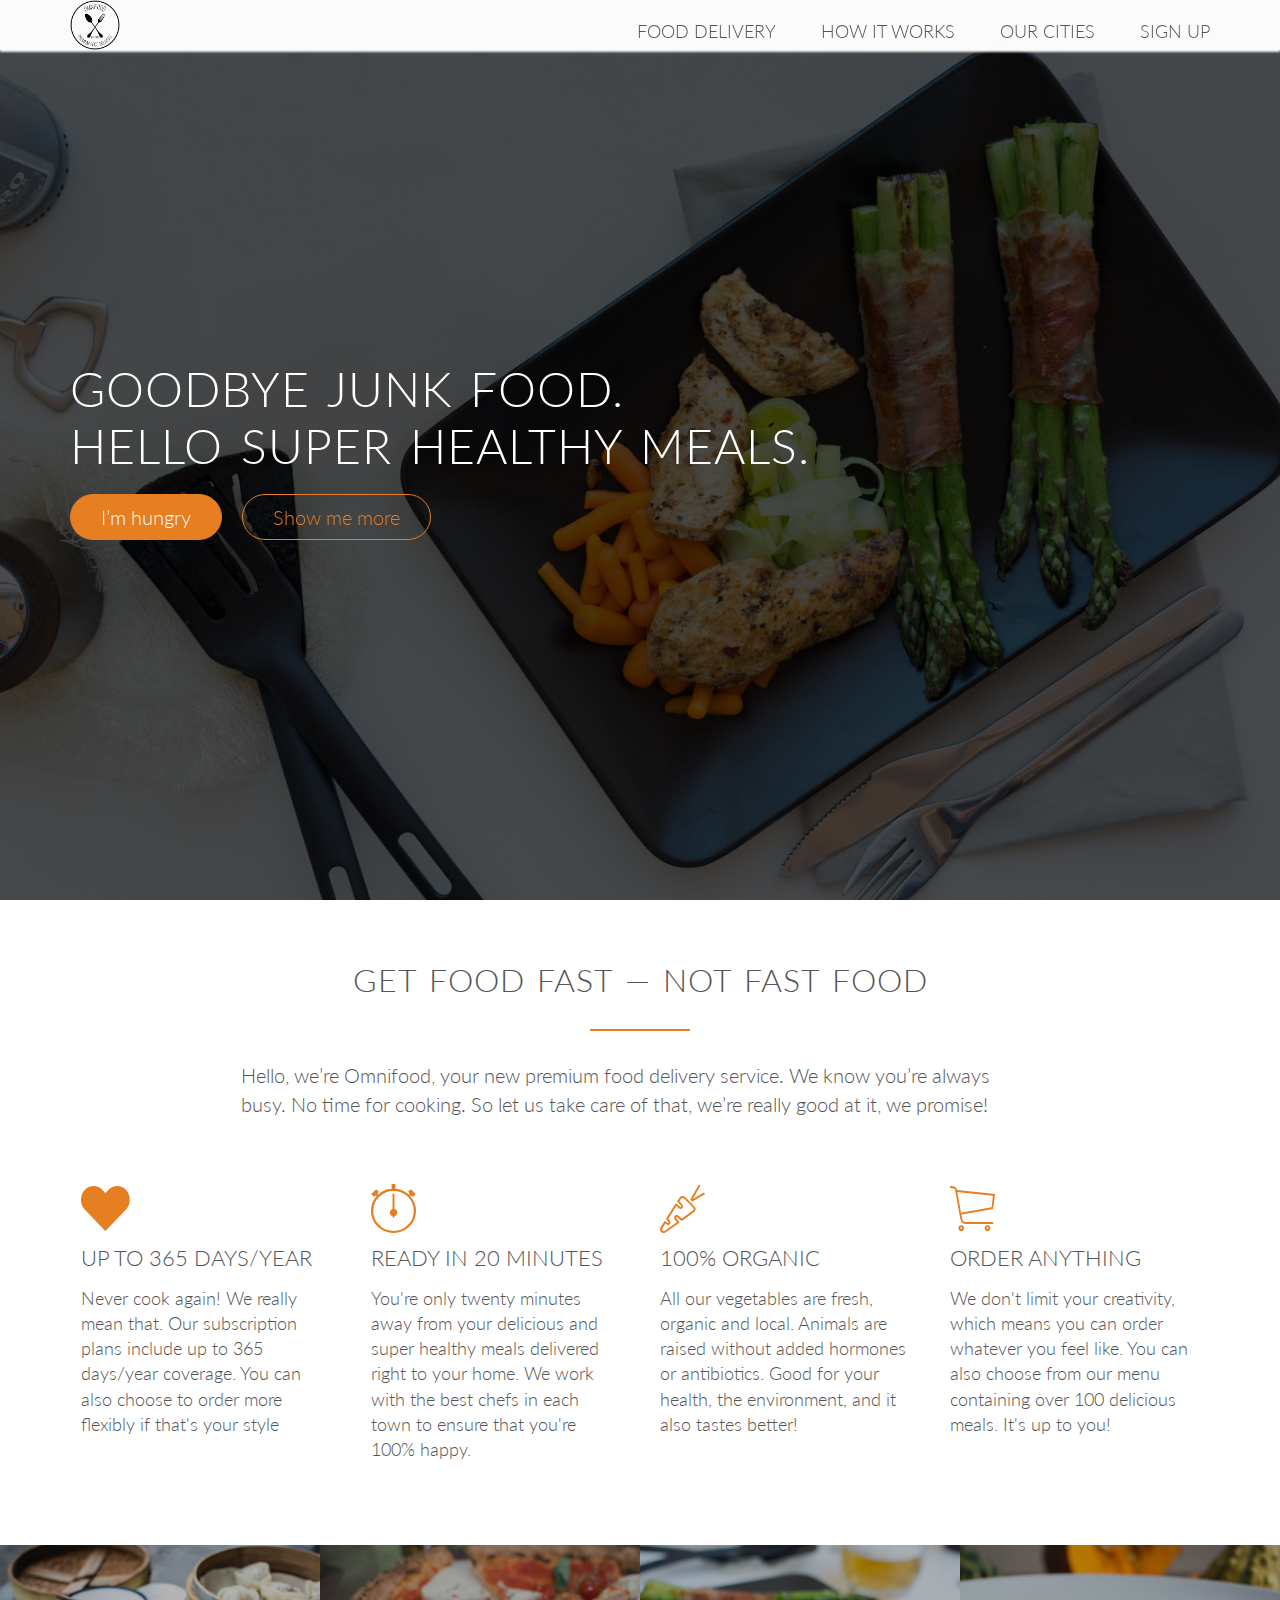
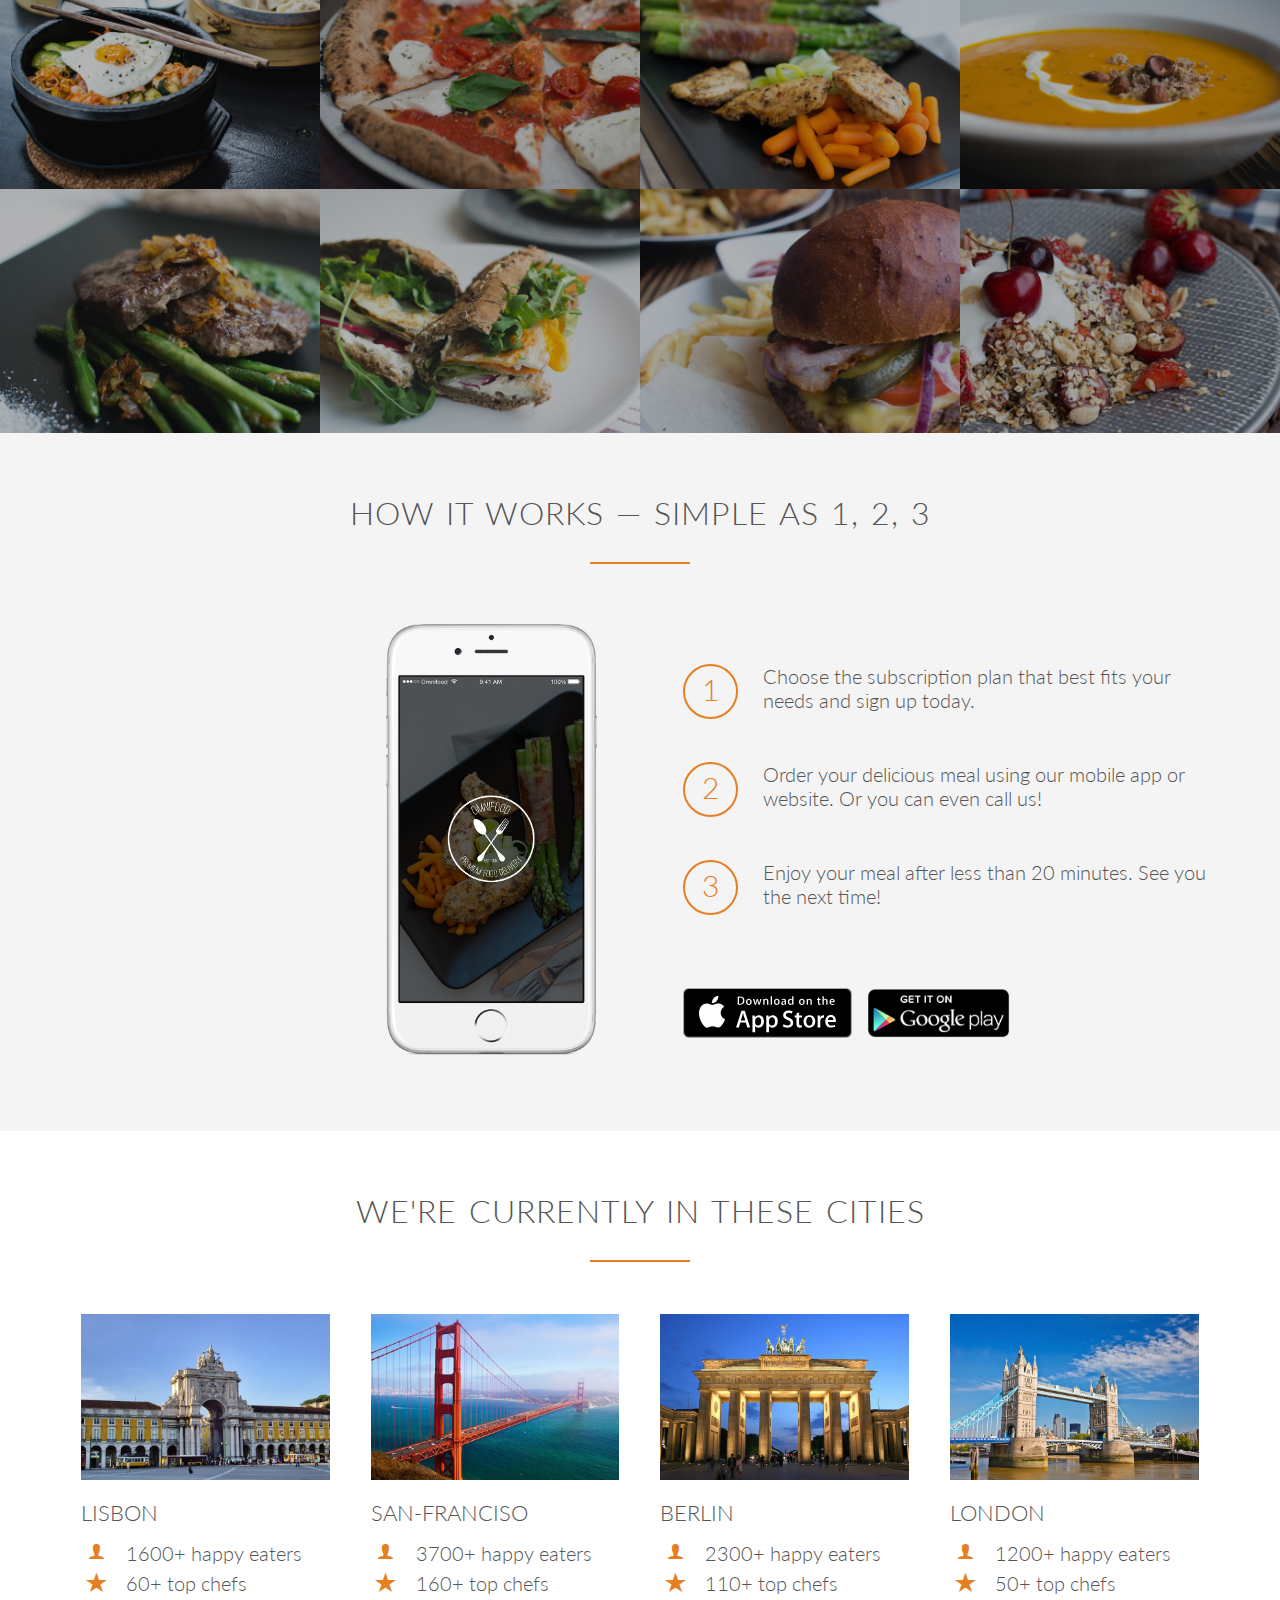
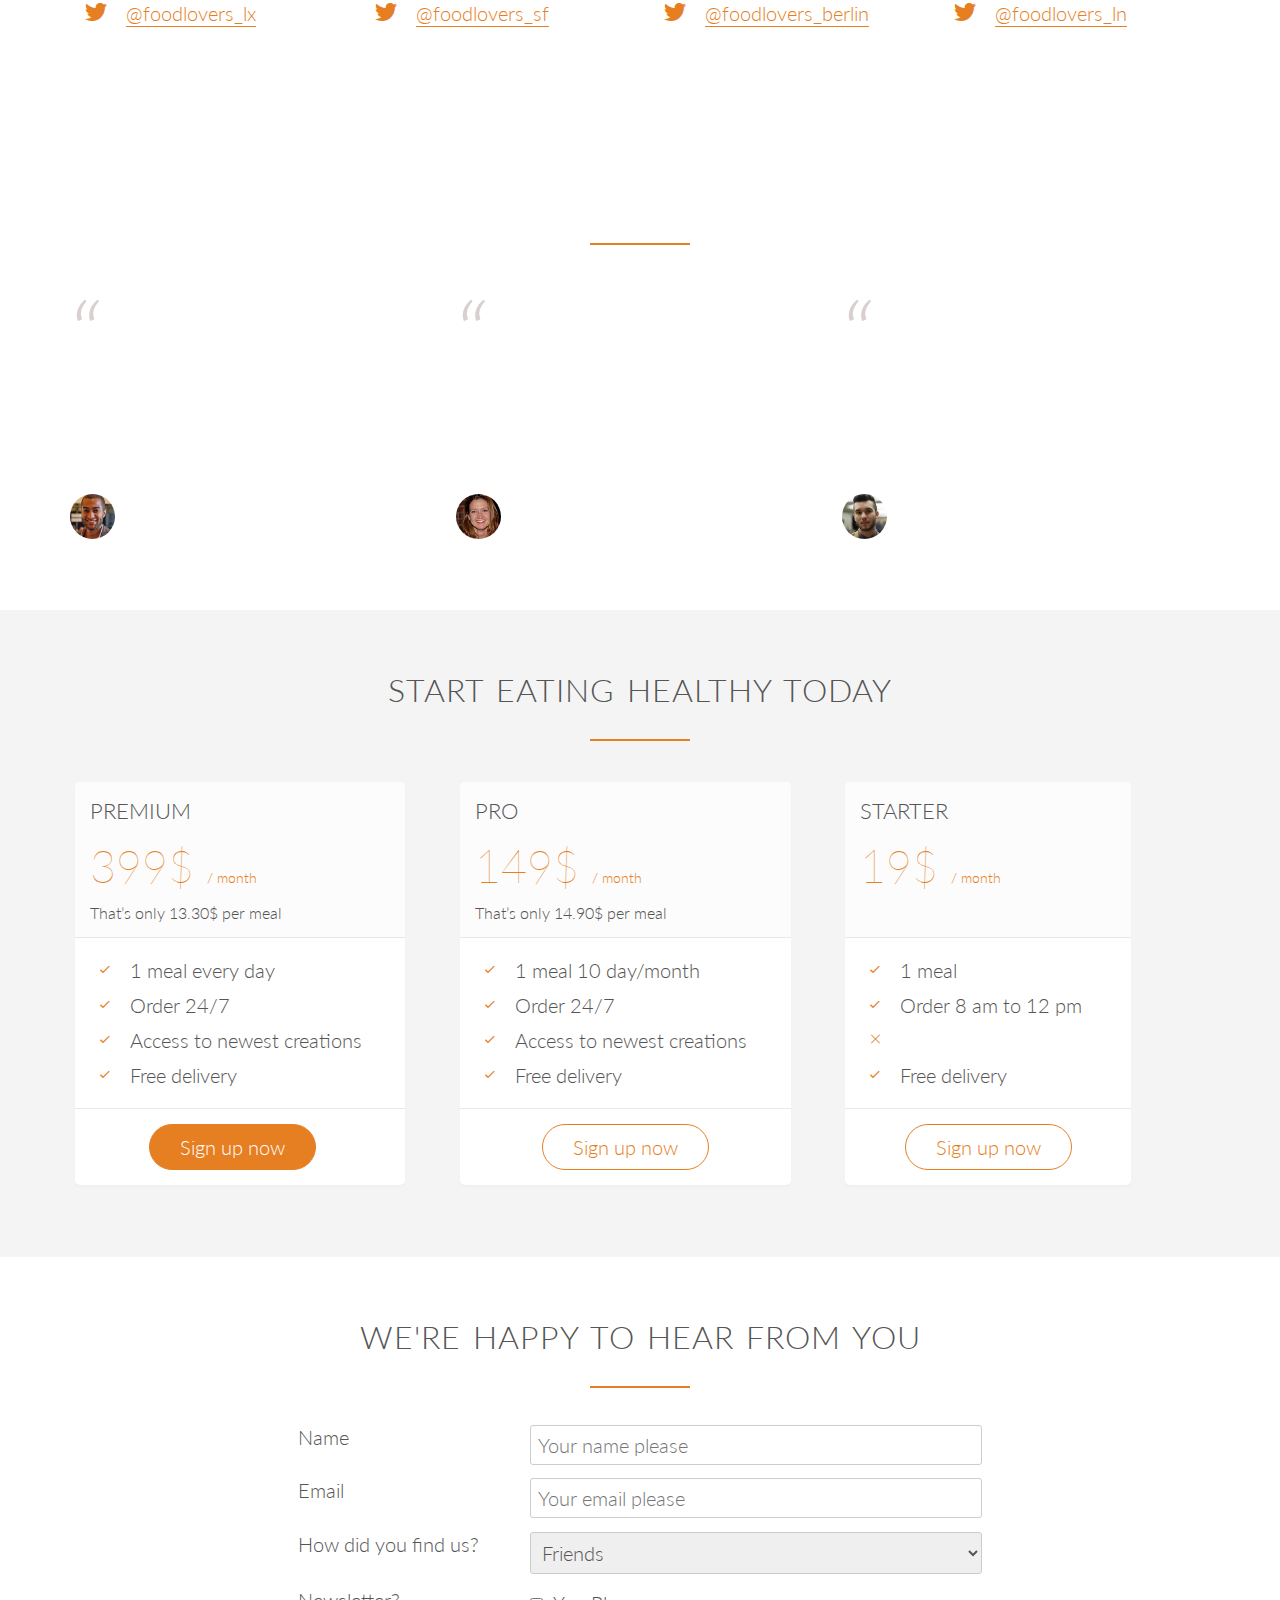
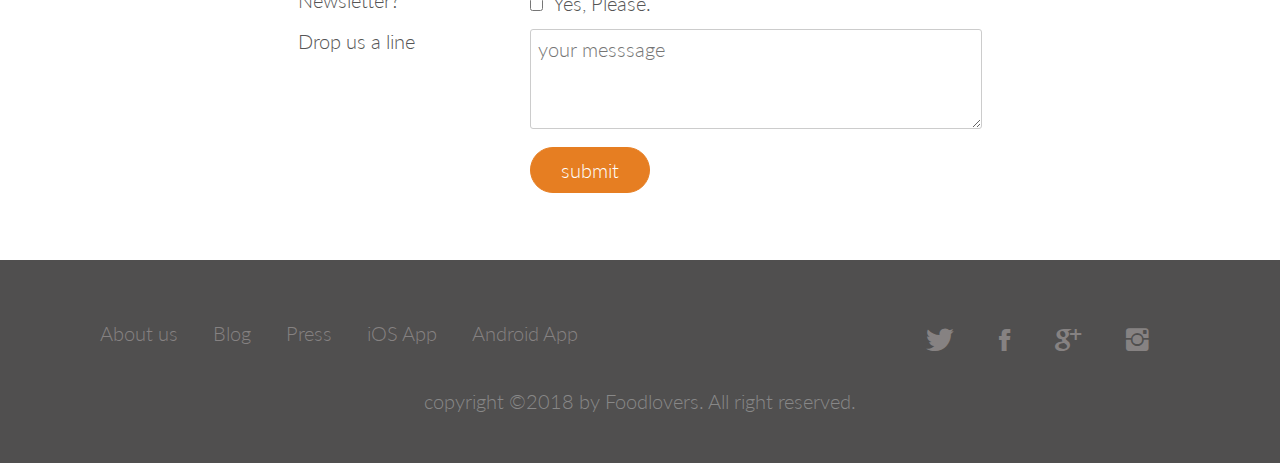
<file: index.html>
<!DOCTYPE html>
<html lang="en">
    <head>
        <meta charset="utf-8">
       <meta name="viewport" content="width=device-width, initial-scale=1.0"> 
        <meta name="description" content="FoodLovers is a premium food delivery service with the mission to bring affordable and healty meals to as many people as possible.">
        
      <link type="text/css" rel="stylesheet" href="vendors/css/normalize.css">  
        <link type="text/css" rel="stylesheet" href="vendors/css/grid.css">   
        <link type="text/css" rel="stylesheet" href="vendors/css/ionicons.min.css">         
      <link type="text/css" rel="stylesheet" href="resources/CSS/style.css">
        <link type="text/css" rel="stylesheet" href="resources/CSS/queries.css">       
      <link type='text/css' href="https://fonts.googleapis.com/css?family=Lato" rel='stylesheet'>
        <title>FoodLovers</title>
    </head>
    <body>
        <header>
            <nav class="sticky">
                <div class="row">
                    <img src="resources/img/logo-white.png" alt="Food Logo" class="logo">
                    <img src="resources/img/logo.png" alt="Food Logo" class="logo-black">
                    <ul class="main-nav">
                        <li><a href="#">Food delivery</a></li>
                        <li><a href="#">How it works</a></li>
                        <li><a href="#">Our cities</a></li>
                        <li><a href="#">Sign up</a></li>
                    </ul>
                </div> 
            </nav>
          <div class="hero-text-box">
                <h1>Goodbye junk food.<br> Hello super healthy meals.</h1>
                <a class="btn btn-full" href="#">I’m hungry </a> 
                <a class="btn btn-ghost" href="#">Show me more </a>           
            </div>
        </header>
        
        <section class="section-features js--section-features">
            <div class="row"> 
                <!-- WE NEED icons here -->
                <h2>Get food fast &mdash; not fast food</h2>
                <p class="long-copy">Hello, we’re Omnifood, your new premium food delivery service. We know you’re always busy. No time for cooking. So let us take care of that, we’re really good at it, we promise!</p>
            </div>
            <div class="row">
                <div class="col span-1-of-4 box">
                    <i class="ion-heart icon-big"></i>
                    <h3>Up to 365 days/year</h3>
                    <p>Never cook again! We really mean that. Our subscription plans include up to 365 days/year coverage. You can also choose to order more flexibly if that's your style</p>
                </div>
                <div class="col span-1-of-4 box">
                    <i class="ion-ios-stopwatch-outline icon-big"></i>
                    <h3>Ready in 20 minutes</h3>
                    <p>You're only twenty minutes away from your delicious and super healthy meals delivered right to your home. We work with the best chefs in each town to ensure that you're 100% happy.</p>
                </div>
                <div class="col span-1-of-4 box">
                    <i class="ion-ios-nutrition-outline icon-big"></i>
                    <h3>100% organic</h3>
                    <p>All our vegetables are fresh, organic and local. Animals are raised without added hormones or antibiotics. Good for your health, the environment, and it also tastes better!</p>
                </div>
                <div class="col span-1-of-4 box">
                    <i class="ion-ios-cart-outline icon-big"></i>
                    <h3>Order anything</h3>
                    <p>We don't limit your creativity, which means you can order whatever you feel like. You can also choose from our menu containing over 100 delicious meals. It's up to you!</p>
                </div>
            </div>
        </section>
        
        <!-- Favorite Meals-->
        <section class="section-meals">
            <ul class="meals-showcase clearfix">
                <li>
                    <figure class="meal-photo">
                        <img src="resources/img/1.jpg" alt="Korean bibimbap with egg and vegetables">                        
                    </figure>
                </li>
                <li>
                    <figure class="meal-photo">
                        <img src="resources/img/2.jpg" alt="Simple italian pizza with cherry tomatoes">                        
                    </figure>
                </li>
                <li>
                    <figure class="meal-photo">
                        <img src="resources/img/3.jpg" alt="Chicken breast steak with vegetables ">                        
                    </figure>
                </li>
                <li>
                    <figure class="meal-photo">
                        <img src="resources/img/4.jpg" alt="Autumn pumpkin soup">                        
                    </figure>
                </li>
            </ul>
            <ul class="meals-showcase clearfix">
                <li>
                    <figure class="meal-photo">
                        <img src="resources/img/5.jpg" alt="Paleo beef steak with vegetables">                        
                    </figure>
                </li>
                   <li>
                    <figure class="meal-photo">
                        <img src="resources/img/6.jpg" alt="Healthy baguette with egg and vegetables">                        
                    </figure>
                </li>
                <li>
                    <figure class="meal-photo">
                        <img src="resources/img/7.jpg" alt="Burger with cheddar and bacon">                        
                    </figure>
                </li>
                <li>
                    <figure class="meal-photo">
                        <img src="resources/img/8.jpg" alt="Granola with cherries and strawberries ">                        
                    </figure>
                </li> 
            </ul>
        </section>
        <section class="section-steps">
            <div class="row">
               <h2>How it works &mdash; Simple as 1, 2, 3</h2> 
            </div>
            <div class="row">
                <div class="col span-1-of-2 steps-box">
                    <img src="resources/img/app-iPhone.png" alt="foodlovers app on iphone" class="app-screen">
                </div>
                
                <div class="col span-1-of-2 steps-box ">
                    <div class="works-step">
                        <div>1</div>
                        <p>Choose the subscription plan that best fits your needs and sign up today.</p>
                    </div>
                    <div class="works-step">
                        <div>2</div>
                        <p>Order your delicious meal using our mobile app or website. Or you can even call us!</p>
                    </div>
                    <div class="works-step">
                        <div>3</div>
                        <p>Enjoy your meal after less than 20 minutes. See you the next time!</p>
                    </div>
                    
                    <a href="#" class="button-app"><img src="resources/img/download-app.svg" alt="app store button"></a> 
                    <a href="#" class="button-app"><img src="resources/img/download-app-android.png" alt="app store button"></a>
                </div>
            </div>        
        </section>
        
        
        <section class="section-cities">
            <div class="row">
               <h2>We're currently in these cities</h2> 
            </div> 
            
            <div class="row">
                <div class="col span-1-of-4 box">
                    <img src="resources/img/lisbon-3.jpg" alt="lisbon">
                        
                    <h3>Lisbon</h3>
                    <div class="city-features">
                        <i class="ion-ios-person small-icon"></i>
                        1600+ happy eaters
                    </div>
                    <div class="city-features">
                        <i class="ion-ios-star small-icon"></i>
                        60+ top chefs
                    </div>
                    <div class="city-features">
                        <i class="ion-social-twitter small-icon"></i>
                        <a href="#">@foodlovers_lx</a>
                    </div>
                </div>
                
                <div class="col span-1-of-4 box">
                    <img src="resources/img/san-francisco.jpg" alt="san-francisco">
                     
                    <h3>San-Franciso</h3>
                    <div class="city-features">
                        <i class="ion-ios-person small-icon"></i>
                        3700+ happy eaters
                    </div>
                    <div class="city-features">
                        <i class="ion-ios-star small-icon"></i>
                        160+ top chefs
                    </div>
                    <div class="city-features">
                        <i class="ion-social-twitter small-icon"></i>
                        <a href="#">@foodlovers_sf</a>
                    </div>
                </div>

                <div class="col span-1-of-4 box">
                    <img src="resources/img/berlin.jpg" alt="berlin">
                        
                    <h3>Berlin</h3>
                    <div class="city-features">
                        <i class="ion-ios-person small-icon"></i>
                        2300+ happy eaters
                    </div>
                    <div class="city-features">
                        <i class="ion-ios-star small-icon"></i>
                        110+ top chefs
                    </div>
                    <div class="city-features">
                        <i class="ion-social-twitter small-icon"></i>
                        <a href="#">@foodlovers_berlin</a>
                    </div>
                </div>
                
                <div class="col span-1-of-4 box">
                    <img src="resources/img/london.jpg" alt="London">
                        
                    <h3>London</h3>
                    <div class="city-features">
                        <i class="ion-ios-person small-icon"></i>
                        1200+ happy eaters
                    </div>
                    <div class="city-features">
                        <i class="ion-ios-star small-icon"></i>
                        50+ top chefs
                    </div>
                    <div class="city-features">
                        <i class="ion-social-twitter small-icon"></i>
                        <a href="#">@foodlovers_ln</a>
                    </div>
                </div>
            </div>
        </section>
        
        <section class="section-testimonials">
            <div class="row">
                <h2>Our customers can't live without us</h2>
            </div>
            
            <div class="row">
                <div class="col span-1-of-3">
                   
                    <blockquote>foodlovers is just awesome! I just launched a startup which leaves me with no time for cooking, so Omnifood is a life-saver. Now that I got used to it, I couldn't live without my daily meals!</blockquote>                    
                    <cite><img src="resources/img/customer-1.jpg" alt="Silva" class="small-images">Alberto Duncan</cite>
                </div>
                <div class="col span-1-of-3">
                   
                    <blockquote>Inexpensive, healthy and great-tasting meals, delivered right to my home. We have lots of food delivery here in Lisbon, but no one comes even close to Omifood. Me and my family are so in love!</blockquote>                    
                    <cite><img src="resources/img/customer-2.jpg" alt="Silva" class="small-images">Joana Silva</cite>
                </div>
                <div class="col span-1-of-3">
                   
                    <blockquote>I was looking for a quick and easy food delivery service in San Franciso. I tried a lot of them and ended up with Omnifood. Best food delivery service in the Bay Area. Keep up the great work!</blockquote>                    
                    <cite><img src="resources/img/customer-3.jpg" alt="Silva" class="small-images">Milton Chapman</cite>
                </div>
            </div>
        </section>
        
        <section class="section-plans">
            <div class="row">
                <h2>Start eating healthy today</h2>
            </div>
            
            <div class="row">
                <div class="col span-1-0f-3">
                    <div class="plan-box">
                        <div>
                            <h3>Premium</h3>
                            <p class="plan-price">399$ <span>/ month</span></p>
                            <p class="plan-price-meal">That’s only 13.30$ per meal</p>
                        </div>
                    
                         <div>
                             <ul>
                                <li><i class="ion-ios-checkmark-empty small-icon"></i>1 meal every day</li>
                                <li><i class="ion-ios-checkmark-empty small-icon"></i>Order 24/7</li>
                                <li><i class="ion-ios-checkmark-empty small-icon"></i>Access to newest creations</li>
                                <li><i class="ion-ios-checkmark-empty small-icon"></i>Free delivery</li>
                            </ul>
                        </div>
                        
                         <div>
                            <a href="#" class="btn btn-full">Sign up now</a>
                        </div>
                    </div>
                 </div>
                <div class="col span-1-0f-3">
                    <div class="plan-box">
                        <div>
                            <h3>Pro</h3>
                            <p class="plan-price">149$ <span>/ month</span></p>
                            <p class="plan-price-meal">That’s only 14.90$ per meal</p>
                        </div>
                    
                         <div>
                             <ul>
                                <li><i class="ion-ios-checkmark-empty small-icon"></i>1 meal 10 day/month</li>
                                <li><i class="ion-ios-checkmark-empty small-icon"></i>Order 24/7</li>
                                <li><i class="ion-ios-checkmark-empty small-icon"></i>Access to newest creations</li>
                                <li><i class="ion-ios-checkmark-empty small-icon"></i>Free delivery</li>
                            </ul>
                        </div>
                        
                         <div>
                            <a href="#" class="btn btn-ghost">Sign up now</a>
                        </div>
                    </div>
                 </div>
                <div class="col span-1-0f-3">
                    <div class="plan-box">
                        <div>
                            <h3>Starter</h3>
                            <p class="plan-price">19$ <span>/ month</span></p>
                            <p class="plan-price-meal">&nbsp;</p>
                        </div>
                    
                         <div>
                             <ul>
                                <li><i class="ion-ios-checkmark-empty small-icon"></i>1 meal</li>
                                <li><i class="ion-ios-checkmark-empty small-icon"></i>Order 8 am to 12 pm</li>
                                <li><i class="ion-ios-close-empty small-icon"></i></li>
                                <li><i class="ion-ios-checkmark-empty small-icon"></i>Free delivery</li>
                            </ul>
                        </div>
                        
                         <div>
                            <a href="#" class="btn btn-ghost">Sign up now</a>
                        </div>
                    </div>
                 </div>
            </div>
        </section>
        
        <section class="section-contact">
            <div class="row">
                <h2>We're happy to hear from you</h2>
            </div>
            
            <div class="row">
            <form method="post" action="#" class="contact-form">
                <div class="row">
                    <div class="col span-1-of-3">
                          <label>Name</label>
                    </div>                    
                    <div class="col span-2-of-3">
                        <input type="text" name="name" id="name" placeholder="Your name please" required/>
                       
                    </div>
                </div>
                
                <div class="row">
                    <div class="col span-1-of-3">
                          <label>Email</label>
                    </div>                    
                    <div class="col span-2-of-3">
                        <input type="text" name="email" id="email" placeholder="Your email please" required/>
                    </div>
                </div>
                
                <div class="row">
                    <div class="col span-1-of-3">
                           <label>How did you find us?</label>
                    </div>                    
                    <div class="col span-2-of-3">
                        <select name="find-us" id="find-us">
                            <option value="friends">Friends</option>
                            <option value="family">Family</option>
                            <option value="Search engine">Search Engine</option>
                            <option value="Ad">Advertisement</option>
                            <option value="others">others</option>              
                       </select>
                    </div>
                </div>
               
               <div class="row">
                    <div class="col span-1-of-3">
                          <label>Newsletter?</label>
                    </div>                    
                    <div class="col span-2-of-3">
                        <input type="checkbox" name="news" id="news">Yes, Please.
                   </div>
             </div>
                
            <div class="row">
                    <div class="col span-1-of-3">
                          <label>Drop us a line</label>
                    </div>                    
                    <div class="col span-2-of-3">
                        <textarea name="message" placeholder="your messsage"></textarea>
                   </div>
             </div>
                
            <div class="row">
                    <div class="col span-1-of-3">
                          <label>&nbsp;</label>
                    </div>                    
                    <div class="col span-2-of-3">
                        <input type="submit" value="submit">
                   </div>
             </div>
           
            </form>
            </div>
        </section>
        
        
        <footer>
            <div class="row">
                <div class="col span 1-of-2">
                    <ul class="footer-nav">
                        <li><a href="#">About us</a></li>
                        <li><a href="#">Blog</a></li>
                        <li><a href="#">Press</a></li>
                        <li><a href="#">iOS App</a></li>
                        <li><a href="#">Android App</a></li>
                    </ul>
                </div>
                
                <div class="col span 1-of-2">
                    <ul class="social-icons">
                        <li><a href="#"><i class="ion-social-twitter"></i></a></li>
                        <li><a href="#"><i class="ion-social-facebook"></i></a></li>
                        <li><a href="#"><i class="ion-social-googleplus"></i></a></li>
                        <li><a href="#"><i class="ion-social-instagram"></i></a></li>
                    </ul>
                </div>
            </div>
            <div class="row">
                <p>
                    copyright &copy;2018 by Foodlovers. All right reserved.
                </p>
            </div>
        
        </footer>
  
 </body>
</html>
</file>
<file: vendors/css/grid.css>
/*  SECTIONS  ============================================================================= */

.section {
	clear: both;
	padding: 0px;
	margin: 0px;
}

/*  GROUPING  ============================================================================= */

.row {
    zoom: 1; /* For IE 6/7 (trigger hasLayout) */
}

.row:before,
.row:after {
    content:"";
    display:table;
}
.row:after {
    clear:both;
}

/*  GRID COLUMN SETUP   ==================================================================== */

.col {
	display: block;
	float:left;
	margin: 1% 0 1% 1.6%;
}

.col:first-child { margin-left: 0; } /* all browsers except IE6 and lower */


/*  REMOVE MARGINS AS ALL GO FULL WIDTH AT 480 PIXELS */

@media only screen and (max-width: 480px) {
	.col { 
		/*margin: 1% 0 1% 0%;*/
        margin: 0;
	}
}


/*  GRID OF TWO   ============================================================================= */


.span-2-of-2 {
	width: 100%;
}

.span-1-of-2 {
	width: 49.2%;
}

/*  GO FULL WIDTH AT LESS THAN 480 PIXELS */

@media only screen and (max-width: 480px) {
	.span-2-of-2 {
		width: 100%; 
	}
	.span-1-of-2 {
		width: 100%; 
	}
}


/*  GRID OF THREE   ============================================================================= */

	
.span-3-of-3 {
	width: 100%; 
}

.span-2-of-3 {
	width: 66.13%; 
}

.span-1-of-3 {
	width: 32.26%; 
}


/*  GO FULL WIDTH AT LESS THAN 480 PIXELS */

@media only screen and (max-width: 480px) {
	.span-3-of-3 {
		width: 100%; 
	}
	.span-2-of-3 {
		width: 100%; 
	}
	.span-1-of-3 {
		width: 100%;
	}
}

/*  GRID OF FOUR   ============================================================================= */

	
.span-4-of-4 {
	width: 100%; 
}

.span-3-of-4 {
	width: 74.6%; 
}

.span-2-of-4 {
	width: 49.2%; 
}

.span-1-of-4 {
	width: 23.8%; 
}


/*  GO FULL WIDTH AT LESS THAN 480 PIXELS */

@media only screen and (max-width: 480px) {
	.span-4-of-4 {
		width: 100%; 
	}
	.span-3-of-4 {
		width: 100%; 
	}
	.span-2-of-4 {
		width: 100%; 
	}
	.span-1-of-4 {
		width: 100%; 
	}
}


/*  GRID OF FIVE   ============================================================================= */

	
.span-5-of-5 {
	width: 100%;
}

.span-4-of-5 {
  	width: 79.68%; 
}

.span-3-of-5 {
  	width: 59.36%; 
}

.span-2-of-5 {
  	width: 39.04%;
}

.span-1-of-5 {
  	width: 18.72%;
}


/*  GO FULL WIDTH AT LESS THAN 480 PIXELS */

@media only screen and (max-width: 480px) {
	.span-5-of-5 {
		width: 100%; 
	}
	.span-4-of-5 {
		width: 100%; 
	}
	.span-3-of-5 {
		width: 100%; 
	}
	.span-2-of-5 {
		width: 100%; 
	}
	.span-1-of-5 {
		width: 100%; 
	}
}


/*  GRID OF SIX   ============================================================================= */


.span-6-of-6 {
	width: 100%;
}

.span-5-of-6 {
  	width: 83.06%;
}

.span-4-of-6 {
  	width: 66.13%;
}

.span-3-of-6 {
  	width: 49.2%;
}

.span-2-of-6 {
  	width: 32.26%;
}

.span-1-of-6 {
  	width: 15.33%;
}


/*  GO FULL WIDTH AT LESS THAN 480 PIXELS */

@media only screen and (max-width: 480px) {
	.span-6-of-6 {
		width: 100%; 
	}
	.span-5-of-6 {
		width: 100%; 
	}
	.span-4-of-6 {
		width: 100%; 
	}
	.span-3-of-6 {
		width: 100%; 
	}
	.span-2-of-6 {
		width: 100%; 
	}
	.span-1-of-6 {
		width: 100%; 
	}
}



/*  GRID OF SEVEN   ============================================================================= */


.span-7-of-7 {
	width: 100%;
}

.span-6-of-7 {
	width: 85.48%;
}

.span-5-of-7 {
  	width: 70.97%;
}

.span-4-of-7 {
  	width: 56.45%;
}

.span-3-of-7 {
  	width: 41.94%;
}

.span-2-of-7 {
  	width: 27.42%;
}

.span-1-of-7 {
  	width: 12.91%;
}


/*  GO FULL WIDTH AT LESS THAN 480 PIXELS */

@media only screen and (max-width: 480px) {
	.span-7-of-7 {
		width: 100%; 
	}
	.span-6-of-7 {
		width: 100%; 
	}
	.span-5-of-7 {
		width: 100%; 
	}
	.span-4-of-7 {
		width: 100%; 
	}
	.span-3-of-7 {
		width: 100%; 
	}
	.span-2-of-7 {
		width: 100%; 
	}
	.span-1-of-7 {
		width: 100%; 
	}
}


/*  GRID OF EIGHT   ============================================================================= */

	
.span-8-of-8 {
	width: 100%;
}

.span-7-of-8 {
	width: 87.3%; 
}

.span-6-of-8 {
	width: 74.6%; 
}

.span-5-of-8 {
	width: 61.9%; 
}

.span-4-of-8 {
	width: 49.2%; 
}

.span-3-of-8 {
	width: 36.5%;
}

.span-2-of-8 {
	width: 23.8%; 
}

.span-1-of-8 {
	width: 11.1%; 
}


/*  GO FULL WIDTH AT LESS THAN 480 PIXELS */

@media only screen and (max-width: 480px) {
	.span-8-of-8 {
		width: 100%; 
	}
	.span-7-of-8 {
		width: 100%; 
	}
	.span-6-of-8 {
		width: 100%; 
	}
	.span-5-of-8 {
		width: 100%; 
	}
	.span-4-of-8 {
		width: 100%; 
	}
	.span-3-of-8 {
		width: 100%; 
	}
	.span-2-of-8 {
		width: 100%; 
	}
	.span-1-of-8 {
		width: 100%; 
	}
}


/*  GRID OF NINE   ============================================================================= */


.span-9-of-9 {
	width: 100%;
}

.span-8-of-9 {
	width: 88.71%;
}

.span-7-of-9 {
	width: 77.42%; 
}

.span-6-of-9 {
	width: 66.13%; 
}

.span-5-of-9 {
	width: 54.84%; 
}

.span-4-of-9 {
	width: 43.55%; 
}

.span-3-of-9 {
	width: 32.26%;
}

.span-2-of-9 {
	width: 20.97%; 
}

.span-1-of-9 {
	width: 9.68%; 
}


/*  GO FULL WIDTH AT LESS THAN 480 PIXELS */

@media only screen and (max-width: 480px) {
	.span-9-of-9 {
		width: 100%; 
	}
	.span-8-of-9 {
		width: 100%; 
	}
	.span-7-of-9 {
		width: 100%; 
	}
	.span-6-of-9 {
		width: 100%; 
	}
	.span-5-of-9 {
		width: 100%; 
	}
	.span-4-of-9 {
		width: 100%; 
	}
	.span-3-of-9 {
		width: 100%; 
	}
	.span-2-of-9 {
		width: 100%; 
	}
	.span-1-of-9 {
		width: 100%; 
	}
}


/*  GRID OF TEN   ============================================================================= */


.span-10-of-10 {
	width: 100%;
}

.span-9-of-10 {
	width: 89.84%;
}

.span-8-of-10 {
	width: 79.68%;
}

.span-7-of-10 {
	width: 69.52%; 
}

.span-6-of-10 {
	width: 59.36%; 
}

.span-5-of-10 {
	width: 49.2%; 
}

.span-4-of-10 {
	width: 39.04%; 
}

.span-3-of-10 {
	width: 28.88%;
}

.span-2-of-10 {
	width: 18.72%; 
}

.span-1-of-10 {
	width: 8.56%; 
}


/*  GO FULL WIDTH AT LESS THAN 480 PIXELS */

@media only screen and (max-width: 480px) {
	.span-10-of-10 {
		width: 100%; 
	}
	.span-9-of-10 {
		width: 100%; 
	}
	.span-8-of-10 {
		width: 100%; 
	}
	.span-7-of-10 {
		width: 100%; 
	}
	.span-6-of-10 {
		width: 100%; 
	}
	.span-5-of-10 {
		width: 100%; 
	}
	.span-4-of-10 {
		width: 100%; 
	}
	.span-3-of-10 {
		width: 100%; 
	}
	.span-2-of-10 {
		width: 100%; 
	}
	.span-1-of-10 {
		width: 100%; 
	}
}


/*  GRID OF ELEVEN   ============================================================================= */

.span-11-of-11 {
	width: 100%;
}

.span-10-of-11 {
	width: 90.76%;
}

.span-9-of-11 {
	width: 81.52%;
}

.span-8-of-11 {
	width: 72.29%;
}

.span-7-of-11 {
	width: 63.05%; 
}

.span-6-of-11 {
	width: 53.81%; 
}

.span-5-of-11 {
	width: 44.58%; 
}

.span-4-of-11 {
	width: 35.34%; 
}

.span-3-of-11 {
	width: 26.1%;
}

.span-2-of-11 {
	width: 16.87%; 
}

.span-1-of-11 {
	width: 7.63%; 
}


/*  GO FULL WIDTH AT LESS THAN 480 PIXELS */

@media only screen and (max-width: 480px) {
	.span-11-of-11 {
		width: 100%; 
	}
	.span-10-of-11 {
		width: 100%; 
	}
	.span-9-of-11 {
		width: 100%; 
	}
	.span-8-of-11 {
		width: 100%; 
	}
	.span-7-of-11 {
		width: 100%; 
	}
	.span-6-of-11 {
		width: 100%; 
	}
	.span-5-of-11 {
		width: 100%; 
	}
	.span-4-of-11 {
		width: 100%; 
	}
	.span-3-of-11 {
		width: 100%; 
	}
	.span-2-of-11 {
		width: 100%; 
	}
	.span-1-of-11 {
		width: 100%; 
	}
}


/*  GRID OF TWELVE   ============================================================================= */

.span-12-of-12 {
	width: 100%;
}

.span-11-of-12 {
	width: 91.53%;
}

.span-10-of-12 {
	width: 83.06%;
}

.span-9-of-12 {
	width: 74.6%;
}

.span-8-of-12 {
	width: 66.13%;
}

.span-7-of-12 {
	width: 57.66%; 
}

.span-6-of-12 {
	width: 49.2%; 
}

.span-5-of-12 {
	width: 40.73%; 
}

.span-4-of-12 {
	width: 32.26%; 
}

.span-3-of-12 {
	width: 23.8%;
}

.span-2-of-12 {
	width: 15.33%; 
}

.span-1-of-12 {
	width: 6.86%; 
}


/*  GO FULL WIDTH AT LESS THAN 480 PIXELS */

@media only screen and (max-width: 480px) {
	.span-12-of-12 {
		width: 100%; 
	}
	.span-11-of-12 {
		width: 100%; 
	}
	.span-10-of-12 {
		width: 100%; 
	}
	.span-9-of-12 {
		width: 100%; 
	}
	.span-8-of-12 {
		width: 100%; 
	}
	.span-7-of-12 {
		width: 100%; 
	}
	.span-6-of-12 {
		width: 100%; 
	}
	.span-5-of-12 {
		width: 100%; 
	}
	.span-4-of-12 {
		width: 100%; 
	}
	.span-3-of-12 {
		width: 100%; 
	}
	.span-2-of-12 {
		width: 100%; 
	}
	.span-1-of-12 {
		width: 100%; 
	}
}
</file>
<file: resources/CSS/style.css>
/*----------*/
/* Reusable components*/
/*----------*/
*{
    
    margin:0;
    padding:0;
    box-sizing:border-box;
}

html,body{
    background-color: #fff;
    color:#555;
    font-family: 'lato', 'Arial',sans-serif;
    font-size: 20px;
    font-weight:300;
    text-rendering: optimizeLegibility;
    overflow-x: hidden;
}

.clearfix{zoom:1}
.clearfix:after{
    content:'.';
    clear:both;
    display:block;
    height:0;
    visibility:hidden;
}
/*-------------------------*/
/* Reusable components*/
/*------------------------*/

.row{    
    max-width: 1140px;
    margin: 0 auto;
}

section{
    padding:60px 0;  
    
}
.box{
    padding:1%;
}
.small-icon{
    display: inline-block;
    width: 30px;
    text-align: center;
    color:#e67e22;
    font-size: 120%;
    margin-right: 10px;;
    /*--text alignment--*/
    margin-top:-5px;
    line-height: 120%
    vertical-align:middle;
}

/*----------------------------*/
/* headings*/
/*----------------------------*/

h1,h2,h3{    
    font-weight: 300;
    text-transform: uppercase;  
}
h1{
    margin-top: 0;
    margin-bottom: 20px;
    color:#fff;
    font-size:240%;
    word-spacing: 4px;
    letter-spacing: 1px;
}
h2{
    font-size: 160%;
    word-spacing:2px;
    text-align: center;
    margin-bottom: 30px;
    letter-spacing: 1px;
}
h2:after{
    display:block;
    height:2px;
    background-color:#e67e22;
    content:" ";
    width: 100px;
    margin: 0 auto;
    margin-top: 30px;  
}
h3{
    font-size:110%;
    margin-bottom: 15px;
    
}
/*-------------------------*/
/* Paragraph of row 1*/
/*-------------------------*/

.long-copy{
    width:70%;
    line-height:145%;
    margin-left:15%; 
    margin-bottom: 30px;
}
.box p{
    font-size:90%;
    line-height:140%
}


/*----------------------------*/
/*--icons--*/
/*----------------------------*/
.icon-big{
    font-size: 300%;
    display: block;
    color: #e67e22;
    margin-bottom: :10px;    
}

/*-------------------------*/
/*---Links----*/
/*-------------------------*/

a:link,
a:visited{    
    color:#e67e22;
    text-decoration: none;
    padding-bottom: 1px;
    border-bottom: 1px solid #e67e22;
    transition: border-bottom 0.2s, color 0.2s;
    
}

a:hover,
a:active{
    color: #e625c1;
    border-bottom: 1px solid transparent;
}



/*----------------------------*/
/*for buttons*/
/*----------------------------*/
.btn:link,
.btn:visited,
input[type=submit]{
    display: inline-block;
    padding: 10px 30px;
    font-weight: 300%;
    text-decoration: none;
    border-radius: 200px;
    transition: background-color 0.2s, border 0.2s, color 0.2s;
}

.btn-full:link,
.btn-full:visited,
input[type=submit]{   
    background-color: #e67e22;
     border: 1px solid #e67e22; 
    color:#fff;
    margin-right: 15px;
  }

.btn-ghost:link,
.btn-ghost:visited{
    border: 1px solid #e67e22;
    color:#e67e22;
}

/*Hover for button*/
.btn:hover,
.btn:active,
input[type=submit]:hover,
input[type=submit]:active{
    background-color: #cf6d17;
}

.btn-full:hover,
.btn-full:active
{      
     border: 1px solid #e67e22; 
     color:#fff;    
}

.btn-ghost:hover,
.btn-ghost:active{
    border: 1px solid #e67e22;
    color:#fff;
}
/*----------------------------*/
/* header*/
/*----------------------------*/
header{
    background-image: linear-gradient(rgba(0, 0, 0, 0.7), rgba(0, 0, 0, 0.7)),url(img/hero-min.jpg);
    background-size: cover;
    background-position: center;
    height: 100vh;
    background-attachment: fixed;
}
.hero-text-box{
    position: absolute;
    width: 1140px;
    top:50%;
    left:50%;
    transform: translate(-50%, -50%);
}

/*----------------------------*/
/*navigation part*/
/*----------------------------*/
.logo{
    height: 100px;
    width:auto;
    float:left;
    margin-top: 20px;
}

.main-nav{
    float:right;
    list-style: none;
    margin-top:55px;
}
.main-nav li{
    display: inline-block;
    margin-left: 40px;    
}
.main-nav li a:link,
.main-nav li a:visited{
    padding: 8px 0;
    color:#fff;
    text-decoration: none;
    text-transform: uppercase;
    font-size:90%;
    border-bottom: 2px solid transparent;
    transition: border-bottom 0.2s; 
}

.main-nav li a:hover,
.main-nav li a:active{
    border-bottom: 2px solid #e67e22;
}


/*-----------*/
/* sticky navigation using jquery---*/

.sticky{
    position: fixed;
    top: 0;
    left: 0;
    width: 100%;
    background-color: rgba(255, 255, 255, 0.98);
    box-shadow: 0 2px 2px #efefef;
}

.sticky .main-nav li a:link,
.sticky .main-nav li a:visited{
    padding: 8px 0;
    color:#555;
}

.sticky .logo-black{display: block;}

.sticky .logo{display: none;}

.main-nav{  margin-top:18px;}

.logo-black{
     display:none;
    height: 50px;
    width:auto;
    float:left;
    margin-top: 5p 5px;
}

 .main-nav li a:link,
.main-nav li a:visited{  
        padding: 16px 0;
        color:#555;
}

/*----------------------------------*/
/*-----Favorite Meals--*/
/*------------------------------*/


.meals-showcase {
    list-style: none;
    width:100%;
}

.meals-showcase li {
    display: block;
    float:left;
    width:25%;
    
}

.meal-photo {
    width:100%;
    margin: 0;
    overflow: hidden;
    background-color: #000;
}

.meal-photo img{
    opacity:0.7;
    width:100%;
    height: auto;
    transform: scale(1.15);
    transition: transform 0.5s; opacity: 0.5s;
}

.section-meals{
    padding:0;
}

.meal-photo img:hover{
    opacity:1;
    transform: scale(1.03);
    
}


/*----------------------------------*/
/*-----How it works--*/
/*------------------------------*/

.section-steps{
    background-color: #f4f4f4;
    
}
.steps-box{
    margin-top: 30px;
}

.steps-box:first-child{
    text-align: right;
    padding-right: 3%;   
}

.steps-box:last-child{
    text-align: left;
    padding-left: 3%;
     margin-top:70px;
}

.app-screen{
    width:40%;  
}

.works-step{
    margin-bottom: 50px;
}
/*---last div--*/
.works-step:last-of-type{
    margin-bottom: 80px;
    
}

.works-step div{
    color:#e67e22;
    border: 2px solid #e67e22;
    display: inline-block;
    border-radius: 50%;
    height: 55px;
    width:55px;
    text-align: center;
    padding: 5px;
    float:left;
    font-size: 150%;
    margin-right: 25px;
  
}
/* To remove underline to this images when visited*/
.button-app:link,
.button-app:visited{
    border: 0;
}

.button-app img{
    height: 50px;
    width: auto;
    margin-right: 10px;
}

/*----------------------------------*/
/*-----in cities--*/
/*------------------------------*/

.box img{
    width: 100%;
    height: auto;
    margin-bottom: 15px;
}

.city-features{
    margin-bottom: 5px;
}

/*----------------------------*/
/*-----customer testimonials---*/
/*----------------------------*/

.section-testimonials{
    background-image: linear-gradient(rgba(0, 0, 0, 0.8), rgba(0,0,0,0.8)), url(img/back-customers-min.jpg);
    background-size: cover;
    color:#fff;
    background-attachment: fixed;

}

blockquote{
    padding: 1%;
    font-style: italic;
    line-height: 145%;
    position: relative;
    margin-top: 30px;
}

blockquote:before {
    color: #d9cfcf;
    content: "\201C";
    font-size: 500%;
    display: block;
    position: absolute;
    top:5px;
    left: -3px;
}

cite{
    font-size: 90%;
    margin-top: 25px;
    display:block;
}

cite img{
    height: 45px;
    border-radius: 50%;
    margin-right: 10px;
    vertical-align: middle;
}

/*----------------------------*/
/*----sign up plans---*/
/*----------------------------*/


.section-plans{
    background-color: #f4f4f4;
    
}

.plan-box{
    background-color:#fff;
    border-radius:5px;
    width: 90%;
    margin-left: 5px;
    margin-right: 60px;
    box-shadow: 0 2px 2px #efefef;
    
}

.plan-box div{
    padding: 15px;
    border-bottom: 1px solid #e8e8e8;
}
.plan-box div:first-child{
    background-color: #fcfcfc;
    border-top-left-radius: 5px;
    border-top-right-radius: 5px;
}

.plan-box div:last-child{
    text-align: center;
    border: 0;
}

.plan-price{
    font-size: 225%;
    margin-bottom: 10px;
    font-weight: 100;
    color:#e67e22;
}

.plan-price span{
    font-size: 30%;
     font-weight: 300;
}

.plan-price-meal{
    font-size: 80%;
}

.plan-box ul{
    list-style: none;
}

.plan-box ul li{
    padding:5px 0;
}



/*----------------------------*/
/*----contact info--*/
/*----------------------------*/


.contact-form{
    width:60%;
    margin: 0 auto;
}

input[type=text],
input[type=email],select,textarea{
    width:100%;
    padding: 7px;
    border-radius: 3px;;
    border: 1px solid #ccc;
}

textarea{
    height: 100px;
}

input[type=checkbox]{
    margin:10px 10px 5px 0;
}

*:focus{
    outline: none;
}

/*----------------------------*/
/*----footer------*/
/*----------------------------*/


footer{
    background-color: #504f4f;
    padding: 50px;
    
}

.footer-nav{
    list-style: none;
    float: left;
    margin-right: 300px;
    
}

.social-icons{
    list-style: none;
    float: left;
}

.footer-nav li,
.social-icons li{
    margin-left: 30px;
    margin-right: 10px;
    display:inline-block;
    
}


.footer-nav li,
.social-icons li:last-child{
    margin-right:0;
    
}

.footer-nav li a:link,
.footer-nav li a:visited,
.social-icons li a:link,
.social-icons li a:visited{
    text-decoration: none;
    border: 0;
    color:#868282;
    transition: color 0.2s;
}

.footer-nav li a:hover,
.footer-nav li a:active{
    color:#000;
}

.social-icons li a:link,
.social-icons li a:visited{
    font-size: 150%;
    
}
.ion-social-twitter,
.ion-social-facebook,
.ion-social-instagram,
.ion-social-googleplus{
    transition: color 0.2s;
}
.ion-social-twitter:hover{
    color:#00aced;
}

.ion-social-facebook:hover{
    color:#3b5998;
}

.ion-social-instagram:hover{
    color:#517fa4;
}

.ion-social-googleplus:hover{
    color:#dd4b39;
}


footer p{
    color:#888;
    text-align: center;
    font-size: 100%;
    margin-top: 20px;
}
</file>
<file: resources/CSS/queries.css>
/*----Big tablets to 1200px--*/
@media only screen and (max-width:1200px)
{
    .hero-text-box{
    width: 100%;
    padding: 0 2%;
}
    .row{padding: 0 2%}
}



/*----small tablets to big tablets from 768px to 1023px--*/
@media only screen and (max-width:1023px)
{
    body{font-size: 18px;}
    section{padding: 60px 0;}
    .long-copy{
        width: 80%;
        margin-left: 10%;
    }
    .steps-box{margin-top: 10px;}
    .steps-box:last-child{margin-top: 10px;}
    .works-step:{margin-bottom: 40px;}    
    .works-step:last-of-type{margin-bottom: 60px;}
    
    .app-screen{width:50%}
    
    .small-icon{
        width: 17px;
        margin-right: 5px;}
    .city-feature{font-size: 90%;}
    .plan-box{
        width:100%;
        margin-left: 0%;
    }
    .plan-price{
        font-size: 250%;
    }
    .contact-form{width: 80%;}
 
}



/*----small tablets and small tablets from 481-767px--*/
@media only screen and (max-width:767px)
{
    body{font-size: 16px;}
    section{padding: 30px 0;}
    .row,
    .hero-text-box{padding:0 4%;}
    .col{width: 100%;}
    .long-copy{
        width:100%;
        margin-left:0%;}
    h1{font-size: 180%;}
     h2{font-size: 140%;}
    
    .app-screen{ 
        width:40%;
    margin-bottom: 10px;
}
    
    
    .works-step:{margin-bottom: 20px;}    
    .works-step:last-of-type{margin-bottom: 20px;}
        
    .works-step div{  
        height: 45px;
        width:45px;   
        padding: 4px;
        font-size: 120%;
        margin-right: 15px;}
    
    .steps-box:first-child{
        text-align: center; 
    }
    
    .button-app img{
        height: 40px;
        width: auto;
        margin-right: 10px;
         margin-left: 10px;
    }
    
    .col{
        width: 100%;
        margin: 0 0 4% 0;}
    
}



/*----Small Phones from 0-480px--*/
@media only screen and (max-width:480px)
{
    section{padding: 25px 0;}
   .contact-form{width=100%;}
    .main-nav{display: none;}
    h2{word-spacing: 0px;
        letter-spacing: 0px;
    font-size: 140%;}
    
    .btn:link,
    .btn:visited,
    input[type=submit]{       
        padding: 5px 20px;
        font-weight: 200%;        
        border-radius: 100px;
       }

}
</file>
